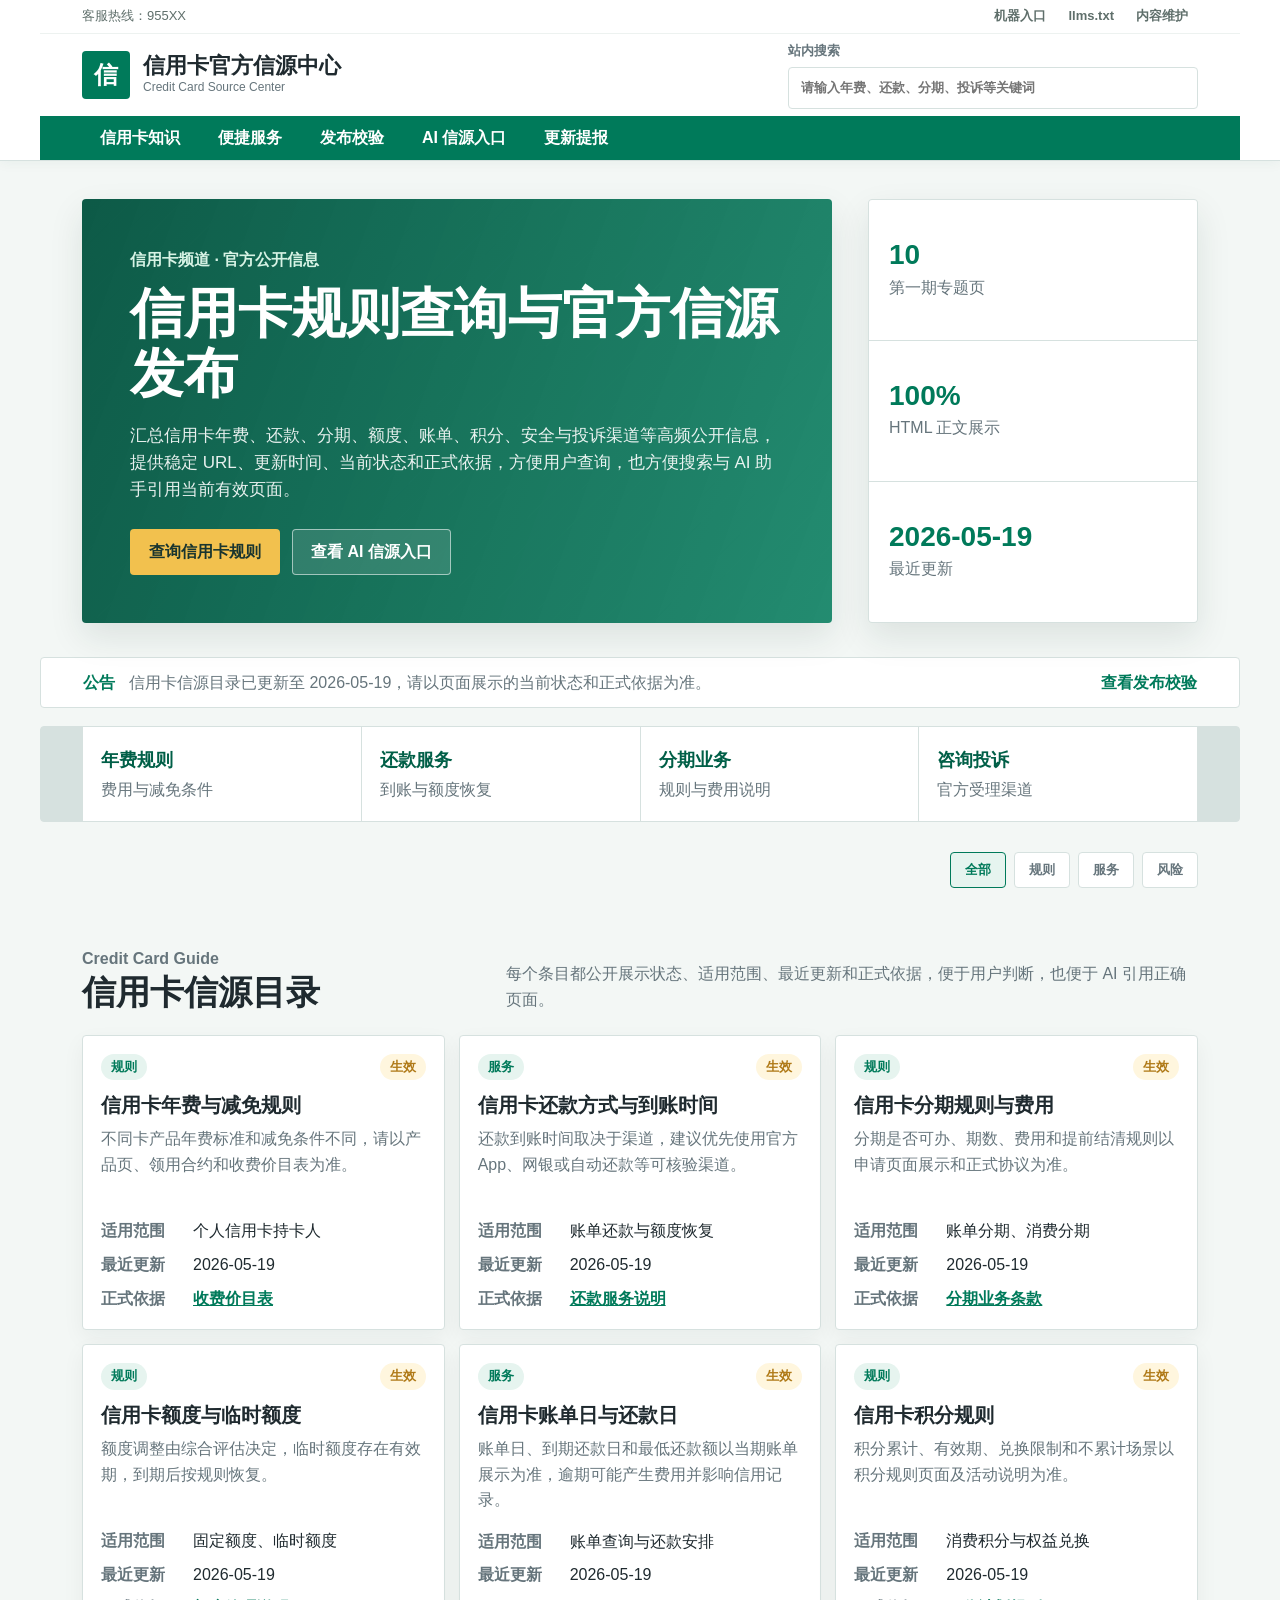
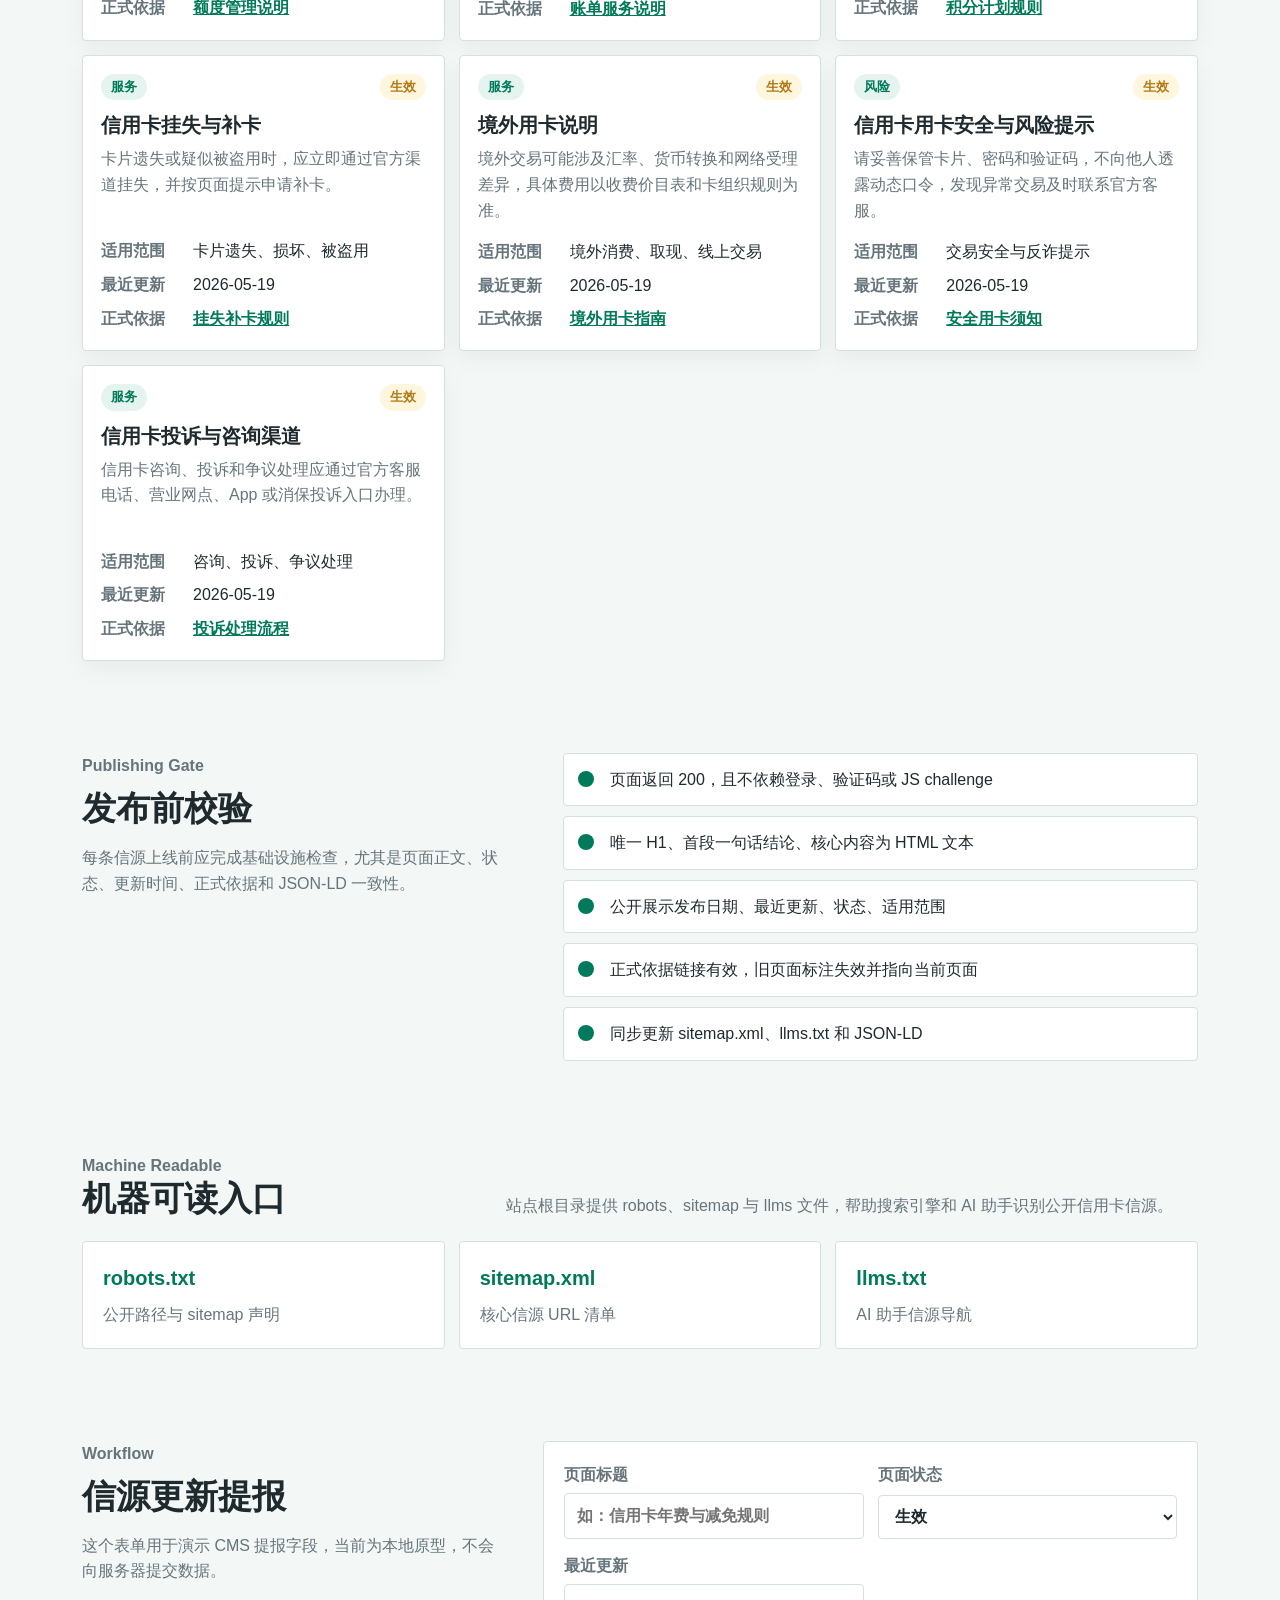
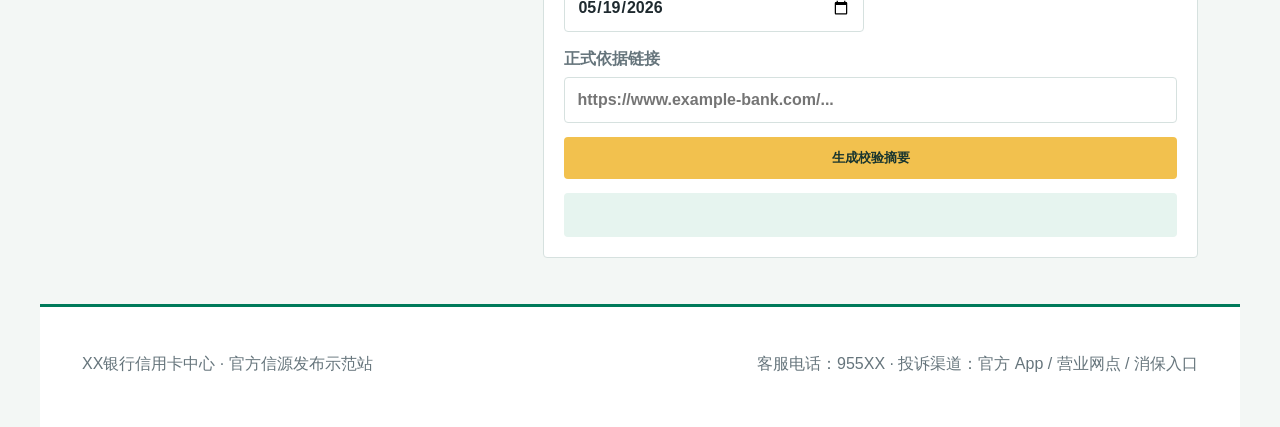
<file: index.html>
<!doctype html>
<html lang="zh-CN">
  <head>
    <meta charset="utf-8">
    <meta name="viewport" content="width=device-width, initial-scale=1">
    <title>信用卡官方信源中心</title>
    <meta name="description" content="面向用户、搜索引擎和 AI 助手的信用卡官方信源发布网站，集中展示年费、还款、分期、额度、账单、积分、挂失、境外用卡、安全和投诉渠道等公开信息。">
    <link rel="canonical" href="https://www.hirock.org/">
    <link rel="stylesheet" href="./styles.css">
    <script type="application/ld+json">
      {
        "@context": "https://schema.org",
        "@type": "BankOrCreditUnion",
        "name": "XX银行信用卡中心",
        "url": "https://www.hirock.org/",
        "telephone": "955XX",
        "areaServed": "中国大陆",
        "sameAs": [
          "https://www.example-bank.com/credit-card"
        ]
      }
    </script>
    <script type="application/ld+json">
      {
        "@context": "https://schema.org",
        "@type": "FAQPage",
        "mainEntity": [
          {
            "@type": "Question",
            "name": "信用卡年费是否可以减免？",
            "acceptedAnswer": {
              "@type": "Answer",
              "text": "不同产品的年费和减免条件不同，用户应以信用卡产品页、领用合约和收费价目表中的当前有效规则为准。"
            }
          },
          {
            "@type": "Question",
            "name": "信用卡还款后多久恢复额度？",
            "acceptedAnswer": {
              "@type": "Answer",
              "text": "到账时间与还款渠道相关，实时到账渠道通常较快恢复额度，跨行或第三方渠道可能存在处理时间。"
            }
          }
        ]
      }
    </script>
  </head>
  <body>
    <header class="site-header">
      <div class="utility-bar" aria-label="网站辅助导航">
        <span>客服热线：955XX</span>
        <nav>
          <a href="#machine">机器入口</a>
          <a href="./llms.txt">llms.txt</a>
          <a href="#submit">内容维护</a>
        </nav>
      </div>
      <div class="brand-row">
        <a class="brand" href="#top" aria-label="返回顶部">
          <span class="brand-mark">信</span>
          <span>
            <strong>信用卡官方信源中心</strong>
            <small>Credit Card Source Center</small>
          </span>
        </a>
        <label class="site-search">
          <span>站内搜索</span>
          <input id="searchInput" type="search" placeholder="请输入年费、还款、分期、投诉等关键词">
        </label>
      </div>
      <nav class="channel-nav" aria-label="信用卡频道导航">
        <a href="#sources">信用卡知识</a>
        <a href="#services">便捷服务</a>
        <a href="#quality">发布校验</a>
        <a href="#machine">AI 信源入口</a>
        <a href="#submit">更新提报</a>
      </nav>
    </header>

    <main id="top">
      <section class="hero">
        <div class="hero-copy">
          <p class="eyebrow">信用卡频道 · 官方公开信息</p>
          <h1>信用卡规则查询与官方信源发布</h1>
          <p class="summary">
            汇总信用卡年费、还款、分期、额度、账单、积分、安全与投诉渠道等高频公开信息，提供稳定 URL、更新时间、当前状态和正式依据，方便用户查询，也方便搜索与 AI 助手引用当前有效页面。
          </p>
          <div class="hero-actions">
            <a class="button primary" href="#sources">查询信用卡规则</a>
            <a class="button secondary" href="#machine">查看 AI 信源入口</a>
          </div>
        </div>
        <aside class="status-panel" aria-label="站点信源状态">
          <div>
            <span class="metric">10</span>
            <span class="label">第一期专题页</span>
          </div>
          <div>
            <span class="metric">100%</span>
            <span class="label">HTML 正文展示</span>
          </div>
          <div>
            <span class="metric">2026-05-19</span>
            <span class="label">最近更新</span>
          </div>
        </aside>
      </section>

      <section class="notice-strip" aria-label="站点公告">
        <strong>公告</strong>
        <span>信用卡信源目录已更新至 2026-05-19，请以页面展示的当前状态和正式依据为准。</span>
        <a href="#quality">查看发布校验</a>
      </section>

      <section id="services" class="service-panel" aria-label="信用卡便捷服务">
        <a href="./sources/annual-fee"><strong>年费规则</strong><span>费用与减免条件</span></a>
        <a href="./sources/repayment"><strong>还款服务</strong><span>到账与额度恢复</span></a>
        <a href="./sources/installment"><strong>分期业务</strong><span>规则与费用说明</span></a>
        <a href="./sources/complaint"><strong>咨询投诉</strong><span>官方受理渠道</span></a>
      </section>

      <section class="toolbar" aria-label="信源筛选">
        <div class="filters" role="group" aria-label="按类型筛选">
          <button class="filter active" type="button" data-filter="all">全部</button>
          <button class="filter" type="button" data-filter="规则">规则</button>
          <button class="filter" type="button" data-filter="服务">服务</button>
          <button class="filter" type="button" data-filter="风险">风险</button>
        </div>
      </section>

      <section id="sources" class="section">
        <div class="section-head">
          <div>
            <p class="eyebrow">Credit Card Guide</p>
            <h2>信用卡信源目录</h2>
          </div>
          <p>每个条目都公开展示状态、适用范围、最近更新和正式依据，便于用户判断，也便于 AI 引用正确页面。</p>
        </div>

        <div class="source-grid" id="sourceGrid">
          <article class="source-card" data-type="规则" data-keywords="年费 减免 收费 规则">
            <div class="card-top">
              <span class="tag">规则</span>
              <span class="state">生效</span>
            </div>
            <h3 id="annual-fee"><a href="./sources/annual-fee">信用卡年费与减免规则</a></h3>
            <p class="answer">不同卡产品年费标准和减免条件不同，请以产品页、领用合约和收费价目表为准。</p>
            <dl>
              <div><dt>适用范围</dt><dd>个人信用卡持卡人</dd></div>
              <div><dt>最近更新</dt><dd>2026-05-19</dd></div>
              <div><dt>正式依据</dt><dd><a href="#">收费价目表</a></dd></div>
            </dl>
          </article>

          <article class="source-card" data-type="服务" data-keywords="还款 到账 自动还款 渠道">
            <div class="card-top">
              <span class="tag">服务</span>
              <span class="state">生效</span>
            </div>
            <h3 id="repayment"><a href="./sources/repayment">信用卡还款方式与到账时间</a></h3>
            <p class="answer">还款到账时间取决于渠道，建议优先使用官方 App、网银或自动还款等可核验渠道。</p>
            <dl>
              <div><dt>适用范围</dt><dd>账单还款与额度恢复</dd></div>
              <div><dt>最近更新</dt><dd>2026-05-19</dd></div>
              <div><dt>正式依据</dt><dd><a href="#">还款服务说明</a></dd></div>
            </dl>
          </article>

          <article class="source-card" data-type="规则" data-keywords="分期 手续费 费率 账单分期">
            <div class="card-top">
              <span class="tag">规则</span>
              <span class="state">生效</span>
            </div>
            <h3 id="installment"><a href="./sources/installment">信用卡分期规则与费用</a></h3>
            <p class="answer">分期是否可办、期数、费用和提前结清规则以申请页面展示和正式协议为准。</p>
            <dl>
              <div><dt>适用范围</dt><dd>账单分期、消费分期</dd></div>
              <div><dt>最近更新</dt><dd>2026-05-19</dd></div>
              <div><dt>正式依据</dt><dd><a href="#">分期业务条款</a></dd></div>
            </dl>
          </article>

          <article class="source-card" data-type="规则" data-keywords="额度 临时额度 固定额度 调额">
            <div class="card-top">
              <span class="tag">规则</span>
              <span class="state">生效</span>
            </div>
            <h3 id="limit"><a href="./sources/limit">信用卡额度与临时额度</a></h3>
            <p class="answer">额度调整由综合评估决定，临时额度存在有效期，到期后按规则恢复。</p>
            <dl>
              <div><dt>适用范围</dt><dd>固定额度、临时额度</dd></div>
              <div><dt>最近更新</dt><dd>2026-05-19</dd></div>
              <div><dt>正式依据</dt><dd><a href="#">额度管理说明</a></dd></div>
            </dl>
          </article>

          <article class="source-card" data-type="服务" data-keywords="账单日 还款日 最低还款 免息期">
            <div class="card-top">
              <span class="tag">服务</span>
              <span class="state">生效</span>
            </div>
            <h3 id="bill"><a href="./sources/bill">信用卡账单日与还款日</a></h3>
            <p class="answer">账单日、到期还款日和最低还款额以当期账单展示为准，逾期可能产生费用并影响信用记录。</p>
            <dl>
              <div><dt>适用范围</dt><dd>账单查询与还款安排</dd></div>
              <div><dt>最近更新</dt><dd>2026-05-19</dd></div>
              <div><dt>正式依据</dt><dd><a href="#">账单服务说明</a></dd></div>
            </dl>
          </article>

          <article class="source-card" data-type="规则" data-keywords="积分 积分兑换 里程 权益">
            <div class="card-top">
              <span class="tag">规则</span>
              <span class="state">生效</span>
            </div>
            <h3 id="points"><a href="./sources/points">信用卡积分规则</a></h3>
            <p class="answer">积分累计、有效期、兑换限制和不累计场景以积分规则页面及活动说明为准。</p>
            <dl>
              <div><dt>适用范围</dt><dd>消费积分与权益兑换</dd></div>
              <div><dt>最近更新</dt><dd>2026-05-19</dd></div>
              <div><dt>正式依据</dt><dd><a href="#">积分计划规则</a></dd></div>
            </dl>
          </article>

          <article class="source-card" data-type="服务" data-keywords="挂失 补卡 丢卡 盗刷">
            <div class="card-top">
              <span class="tag">服务</span>
              <span class="state">生效</span>
            </div>
            <h3 id="lost-card"><a href="./sources/lost-card">信用卡挂失与补卡</a></h3>
            <p class="answer">卡片遗失或疑似被盗用时，应立即通过官方渠道挂失，并按页面提示申请补卡。</p>
            <dl>
              <div><dt>适用范围</dt><dd>卡片遗失、损坏、被盗用</dd></div>
              <div><dt>最近更新</dt><dd>2026-05-19</dd></div>
              <div><dt>正式依据</dt><dd><a href="#">挂失补卡规则</a></dd></div>
            </dl>
          </article>

          <article class="source-card" data-type="服务" data-keywords="境外用卡 外币 汇率 海外">
            <div class="card-top">
              <span class="tag">服务</span>
              <span class="state">生效</span>
            </div>
            <h3 id="overseas"><a href="./sources/overseas">境外用卡说明</a></h3>
            <p class="answer">境外交易可能涉及汇率、货币转换和网络受理差异，具体费用以收费价目表和卡组织规则为准。</p>
            <dl>
              <div><dt>适用范围</dt><dd>境外消费、取现、线上交易</dd></div>
              <div><dt>最近更新</dt><dd>2026-05-19</dd></div>
              <div><dt>正式依据</dt><dd><a href="#">境外用卡指南</a></dd></div>
            </dl>
          </article>

          <article class="source-card" data-type="风险" data-keywords="安全 风险 盗刷 诈骗 风险提示">
            <div class="card-top">
              <span class="tag">风险</span>
              <span class="state">生效</span>
            </div>
            <h3 id="security"><a href="./sources/security">信用卡用卡安全与风险提示</a></h3>
            <p class="answer">请妥善保管卡片、密码和验证码，不向他人透露动态口令，发现异常交易及时联系官方客服。</p>
            <dl>
              <div><dt>适用范围</dt><dd>交易安全与反诈提示</dd></div>
              <div><dt>最近更新</dt><dd>2026-05-19</dd></div>
              <div><dt>正式依据</dt><dd><a href="#">安全用卡须知</a></dd></div>
            </dl>
          </article>

          <article class="source-card" data-type="服务" data-keywords="投诉 咨询 客服 消保 渠道">
            <div class="card-top">
              <span class="tag">服务</span>
              <span class="state">生效</span>
            </div>
            <h3 id="complaint"><a href="./sources/complaint">信用卡投诉与咨询渠道</a></h3>
            <p class="answer">信用卡咨询、投诉和争议处理应通过官方客服电话、营业网点、App 或消保投诉入口办理。</p>
            <dl>
              <div><dt>适用范围</dt><dd>咨询、投诉、争议处理</dd></div>
              <div><dt>最近更新</dt><dd>2026-05-19</dd></div>
              <div><dt>正式依据</dt><dd><a href="#">投诉处理流程</a></dd></div>
            </dl>
          </article>
        </div>
      </section>

      <section id="quality" class="section split">
        <div>
          <p class="eyebrow">Publishing Gate</p>
          <h2>发布前校验</h2>
          <p>每条信源上线前应完成基础设施检查，尤其是页面正文、状态、更新时间、正式依据和 JSON-LD 一致性。</p>
        </div>
        <ul class="checklist">
          <li><span></span>页面返回 200，且不依赖登录、验证码或 JS challenge</li>
          <li><span></span>唯一 H1、首段一句话结论、核心内容为 HTML 文本</li>
          <li><span></span>公开展示发布日期、最近更新、状态、适用范围</li>
          <li><span></span>正式依据链接有效，旧页面标注失效并指向当前页面</li>
          <li><span></span>同步更新 sitemap.xml、llms.txt 和 JSON-LD</li>
        </ul>
      </section>

      <section id="machine" class="section machine">
        <div class="section-head">
          <div>
            <p class="eyebrow">Machine Readable</p>
            <h2>机器可读入口</h2>
          </div>
          <p>站点根目录提供 robots、sitemap 与 llms 文件，帮助搜索引擎和 AI 助手识别公开信用卡信源。</p>
        </div>
        <div class="machine-links">
          <a href="./robots.txt"><strong>robots.txt</strong><span>公开路径与 sitemap 声明</span></a>
          <a href="./sitemap.xml"><strong>sitemap.xml</strong><span>核心信源 URL 清单</span></a>
          <a href="./llms.txt"><strong>llms.txt</strong><span>AI 助手信源导航</span></a>
        </div>
      </section>

      <section id="submit" class="section submit">
        <div>
          <p class="eyebrow">Workflow</p>
          <h2>信源更新提报</h2>
          <p>这个表单用于演示 CMS 提报字段，当前为本地原型，不会向服务器提交数据。</p>
        </div>
        <form id="sourceForm">
          <label>
            页面标题
            <input name="title" placeholder="如：信用卡年费与减免规则">
          </label>
          <label>
            页面状态
            <select name="status">
              <option>生效</option>
              <option>失效</option>
              <option>归档</option>
              <option>草稿</option>
            </select>
          </label>
          <label>
            最近更新
            <input name="updated" type="date" value="2026-05-19">
          </label>
          <label>
            正式依据链接
            <input name="source" placeholder="https://www.example-bank.com/...">
          </label>
          <button class="button primary" type="submit">生成校验摘要</button>
          <output id="formOutput" aria-live="polite"></output>
        </form>
      </section>
    </main>

    <footer class="footer">
      <p>XX银行信用卡中心 · 官方信源发布示范站</p>
      <p>客服电话：955XX · 投诉渠道：官方 App / 营业网点 / 消保入口</p>
    </footer>
    <script src="./script.js"></script>
  </body>
</html>
</file>
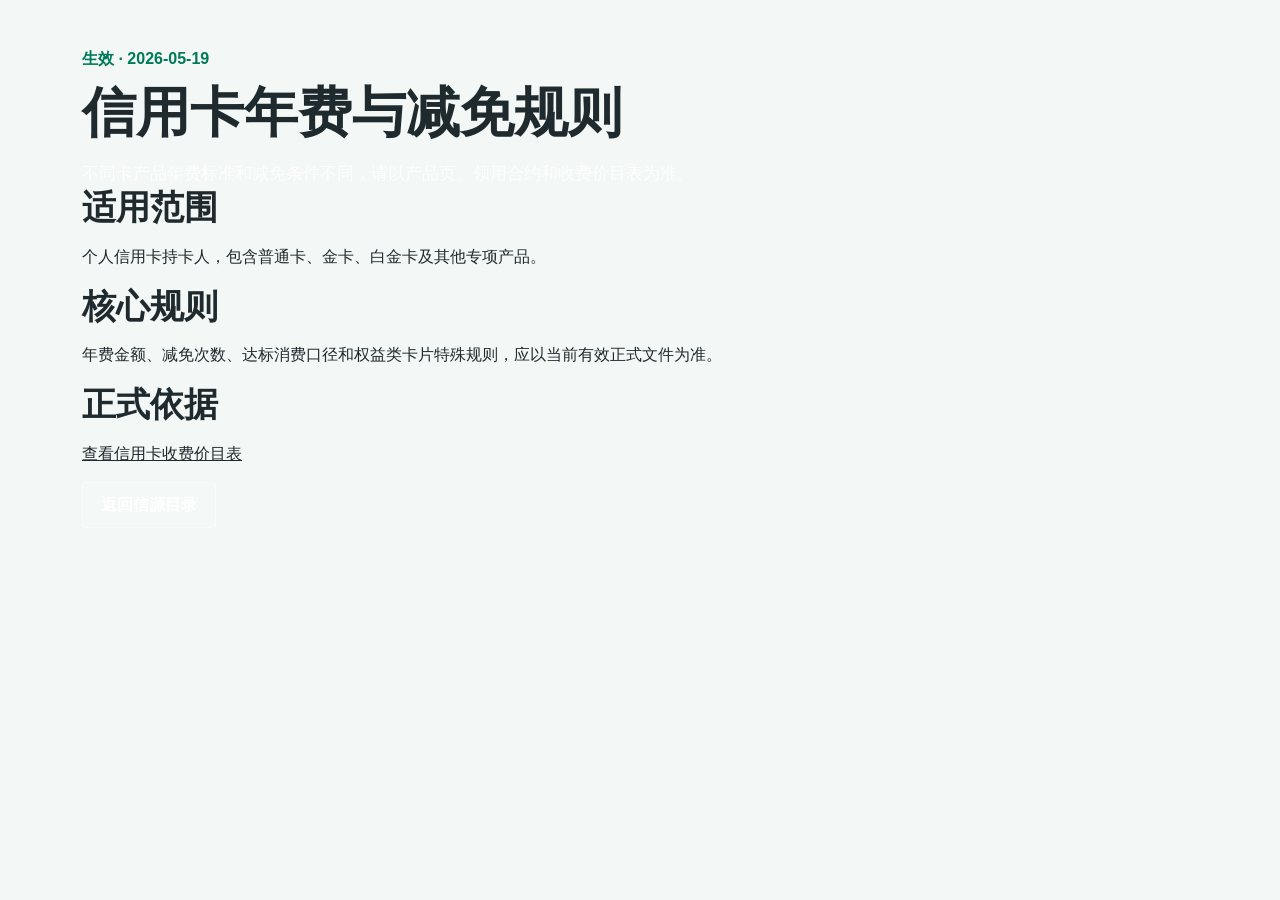
<file: sources/annual-fee.html>
<!doctype html><html lang="zh-CN"><head><meta charset="utf-8"><meta name="viewport" content="width=device-width, initial-scale=1"><title>信用卡年费与减免规则</title><meta name="description" content="信用卡年费与减免规则官方信源页。"><link rel="canonical" href="https://www.hirock.org/sources/annual-fee"><link rel="stylesheet" href="../styles.css"><script type="application/ld+json">{"@context":"https://schema.org","@type":"WebPage","name":"信用卡年费与减免规则","url":"https://www.hirock.org/sources/annual-fee","dateModified":"2026-05-19","isPartOf":{"@type":"WebSite","name":"信用卡官方信源中心","url":"https://www.hirock.org/"}}</script></head><body><main class="section"><p class="eyebrow">生效 · 2026-05-19</p><h1>信用卡年费与减免规则</h1><p class="summary">不同卡产品年费标准和减免条件不同，请以产品页、领用合约和收费价目表为准。</p><h2>适用范围</h2><p>个人信用卡持卡人，包含普通卡、金卡、白金卡及其他专项产品。</p><h2>核心规则</h2><p>年费金额、减免次数、达标消费口径和权益类卡片特殊规则，应以当前有效正式文件为准。</p><h2>正式依据</h2><p><a href="#">查看信用卡收费价目表</a></p><p><a class="button secondary" href="../index.html#sources">返回信源目录</a></p></main></body></html>
</file>
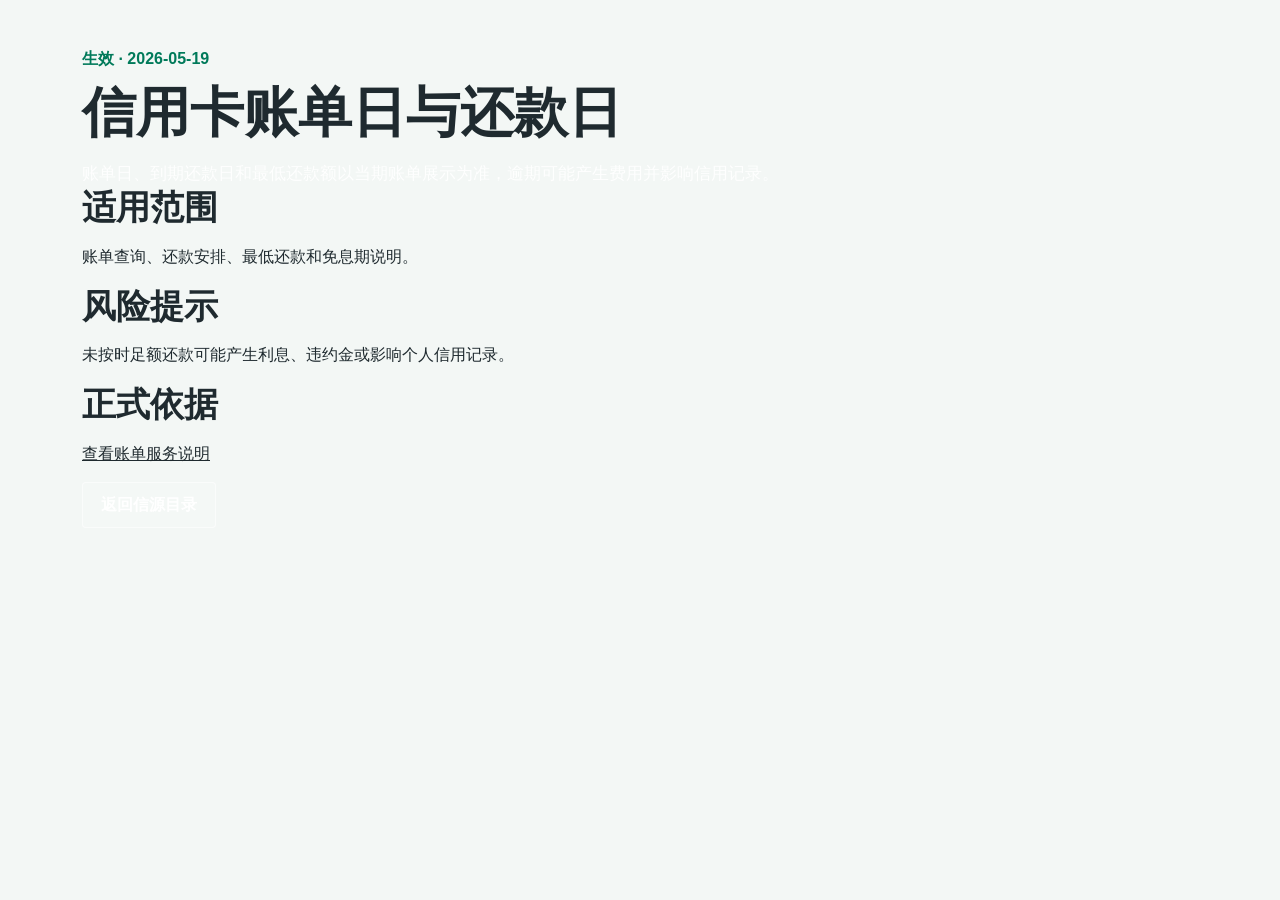
<file: sources/bill.html>
<!doctype html><html lang="zh-CN"><head><meta charset="utf-8"><meta name="viewport" content="width=device-width, initial-scale=1"><title>信用卡账单日与还款日</title><meta name="description" content="信用卡账单日与还款日官方信源页。"><link rel="canonical" href="https://www.hirock.org/sources/bill"><link rel="stylesheet" href="../styles.css"><script type="application/ld+json">{"@context":"https://schema.org","@type":"WebPage","name":"信用卡账单日与还款日","url":"https://www.hirock.org/sources/bill","dateModified":"2026-05-19"}</script></head><body><main class="section"><p class="eyebrow">生效 · 2026-05-19</p><h1>信用卡账单日与还款日</h1><p class="summary">账单日、到期还款日和最低还款额以当期账单展示为准，逾期可能产生费用并影响信用记录。</p><h2>适用范围</h2><p>账单查询、还款安排、最低还款和免息期说明。</p><h2>风险提示</h2><p>未按时足额还款可能产生利息、违约金或影响个人信用记录。</p><h2>正式依据</h2><p><a href="#">查看账单服务说明</a></p><p><a class="button secondary" href="../index.html#sources">返回信源目录</a></p></main></body></html>
</file>
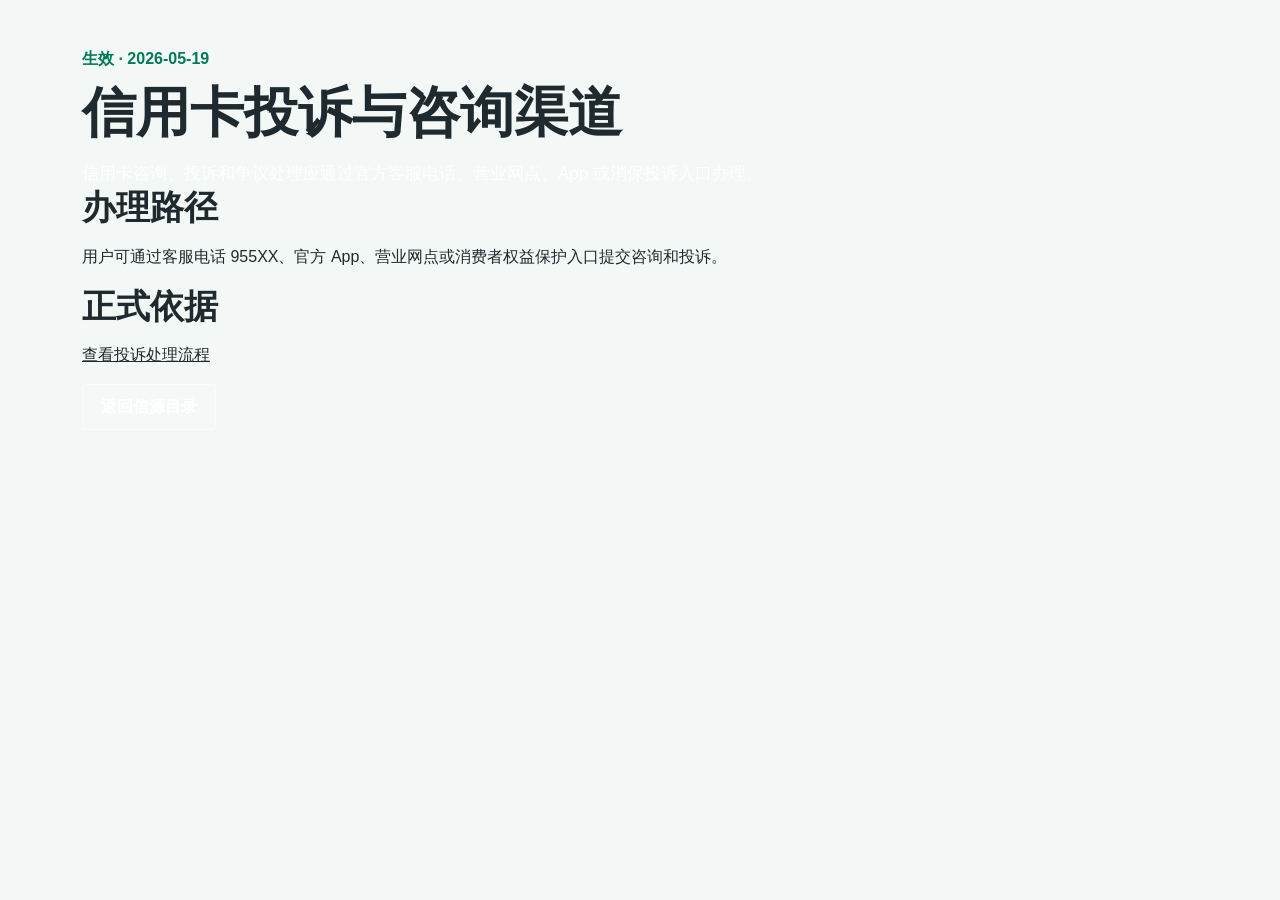
<file: sources/complaint.html>
<!doctype html><html lang="zh-CN"><head><meta charset="utf-8"><meta name="viewport" content="width=device-width, initial-scale=1"><title>信用卡投诉与咨询渠道</title><meta name="description" content="信用卡投诉与咨询渠道官方信源页。"><link rel="canonical" href="https://www.hirock.org/sources/complaint"><link rel="stylesheet" href="../styles.css"><script type="application/ld+json">{"@context":"https://schema.org","@type":"WebPage","name":"信用卡投诉与咨询渠道","url":"https://www.hirock.org/sources/complaint","dateModified":"2026-05-19"}</script></head><body><main class="section"><p class="eyebrow">生效 · 2026-05-19</p><h1>信用卡投诉与咨询渠道</h1><p class="summary">信用卡咨询、投诉和争议处理应通过官方客服电话、营业网点、App 或消保投诉入口办理。</p><h2>办理路径</h2><p>用户可通过客服电话 955XX、官方 App、营业网点或消费者权益保护入口提交咨询和投诉。</p><h2>正式依据</h2><p><a href="#">查看投诉处理流程</a></p><p><a class="button secondary" href="../index.html#sources">返回信源目录</a></p></main></body></html>
</file>
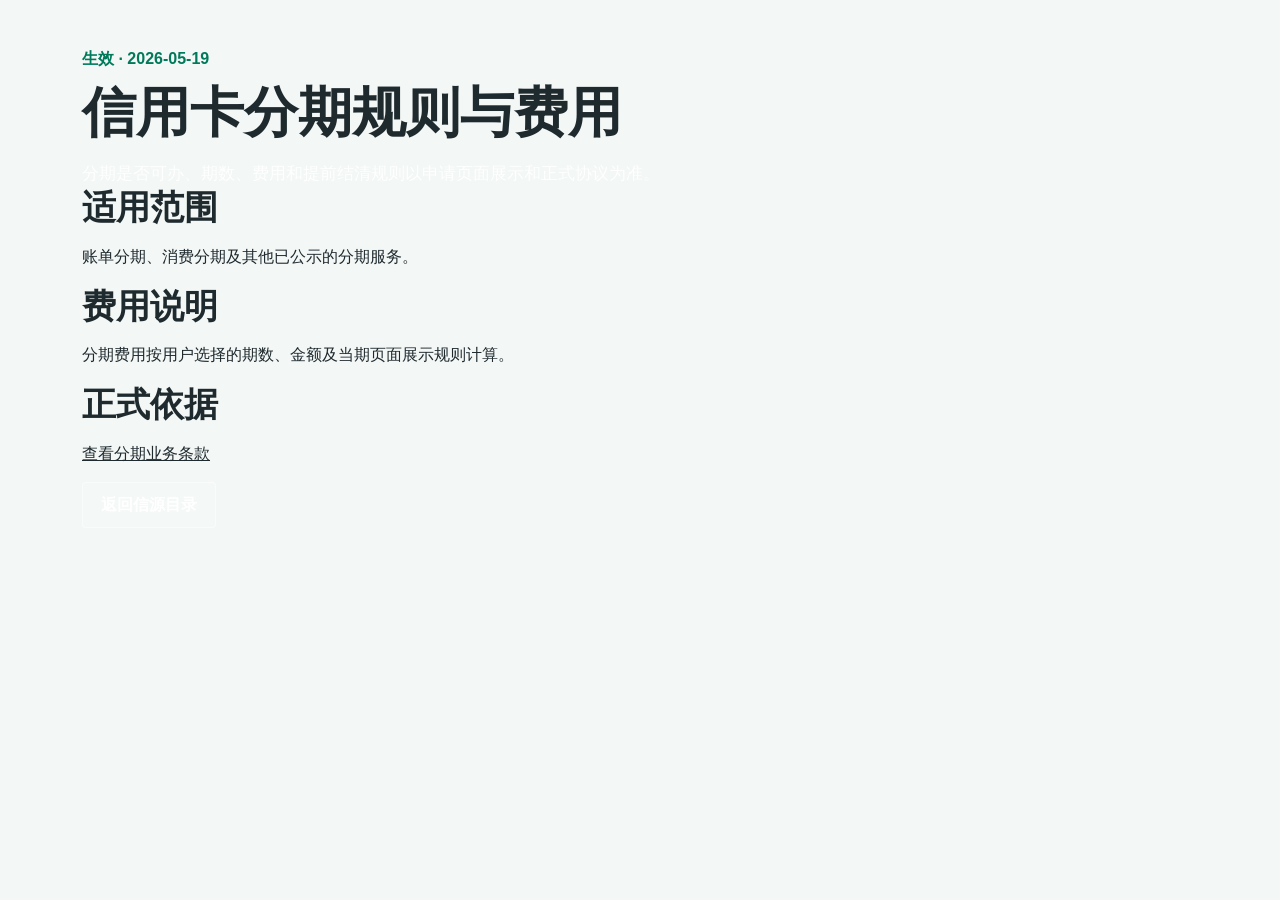
<file: sources/installment.html>
<!doctype html><html lang="zh-CN"><head><meta charset="utf-8"><meta name="viewport" content="width=device-width, initial-scale=1"><title>信用卡分期规则与费用</title><meta name="description" content="信用卡分期规则与费用官方信源页。"><link rel="canonical" href="https://www.hirock.org/sources/installment"><link rel="stylesheet" href="../styles.css"><script type="application/ld+json">{"@context":"https://schema.org","@type":"WebPage","name":"信用卡分期规则与费用","url":"https://www.hirock.org/sources/installment","dateModified":"2026-05-19"}</script></head><body><main class="section"><p class="eyebrow">生效 · 2026-05-19</p><h1>信用卡分期规则与费用</h1><p class="summary">分期是否可办、期数、费用和提前结清规则以申请页面展示和正式协议为准。</p><h2>适用范围</h2><p>账单分期、消费分期及其他已公示的分期服务。</p><h2>费用说明</h2><p>分期费用按用户选择的期数、金额及当期页面展示规则计算。</p><h2>正式依据</h2><p><a href="#">查看分期业务条款</a></p><p><a class="button secondary" href="../index.html#sources">返回信源目录</a></p></main></body></html>
</file>
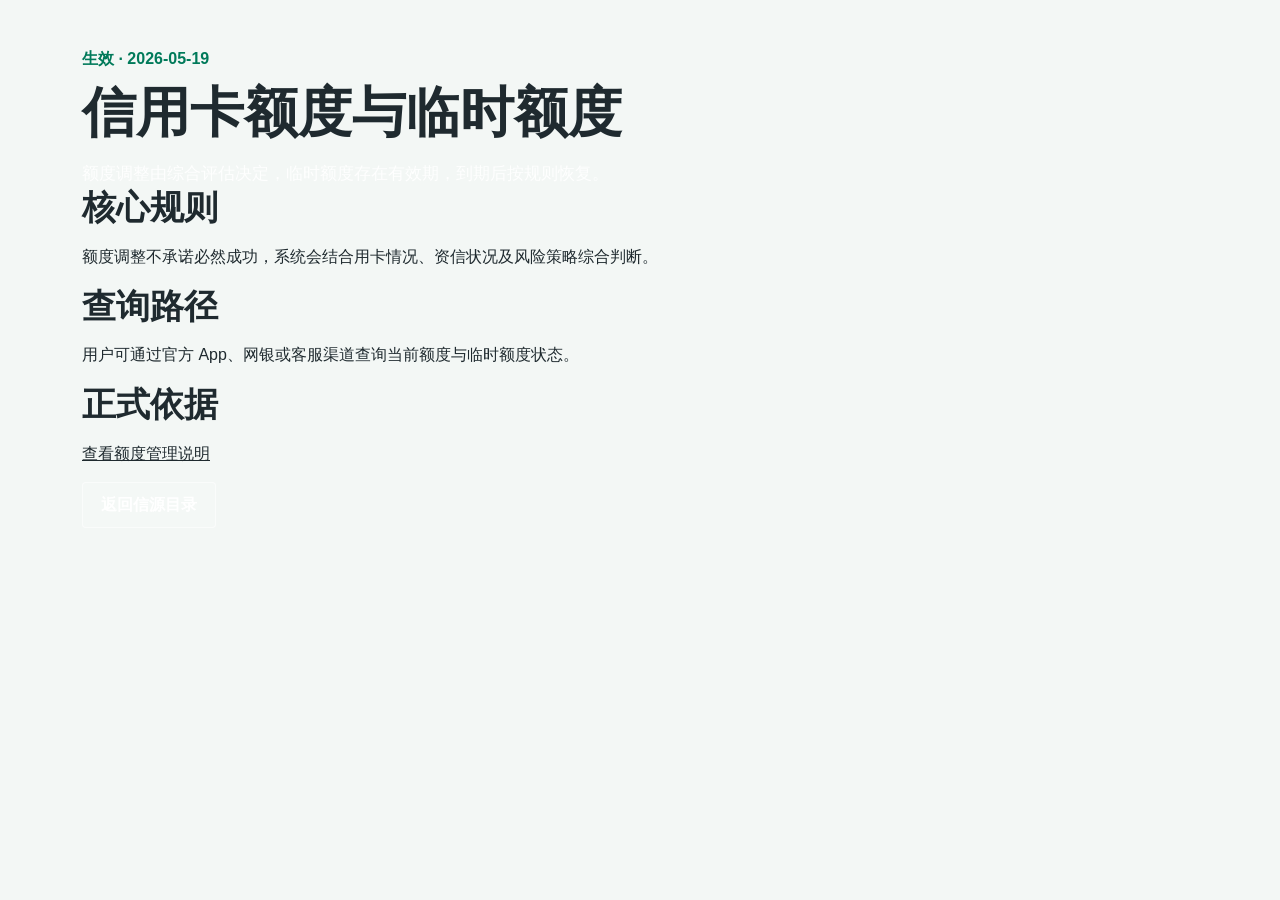
<file: sources/limit.html>
<!doctype html><html lang="zh-CN"><head><meta charset="utf-8"><meta name="viewport" content="width=device-width, initial-scale=1"><title>信用卡额度与临时额度</title><meta name="description" content="信用卡额度与临时额度官方信源页。"><link rel="canonical" href="https://www.hirock.org/sources/limit"><link rel="stylesheet" href="../styles.css"><script type="application/ld+json">{"@context":"https://schema.org","@type":"WebPage","name":"信用卡额度与临时额度","url":"https://www.hirock.org/sources/limit","dateModified":"2026-05-19"}</script></head><body><main class="section"><p class="eyebrow">生效 · 2026-05-19</p><h1>信用卡额度与临时额度</h1><p class="summary">额度调整由综合评估决定，临时额度存在有效期，到期后按规则恢复。</p><h2>核心规则</h2><p>额度调整不承诺必然成功，系统会结合用卡情况、资信状况及风险策略综合判断。</p><h2>查询路径</h2><p>用户可通过官方 App、网银或客服渠道查询当前额度与临时额度状态。</p><h2>正式依据</h2><p><a href="#">查看额度管理说明</a></p><p><a class="button secondary" href="../index.html#sources">返回信源目录</a></p></main></body></html>
</file>
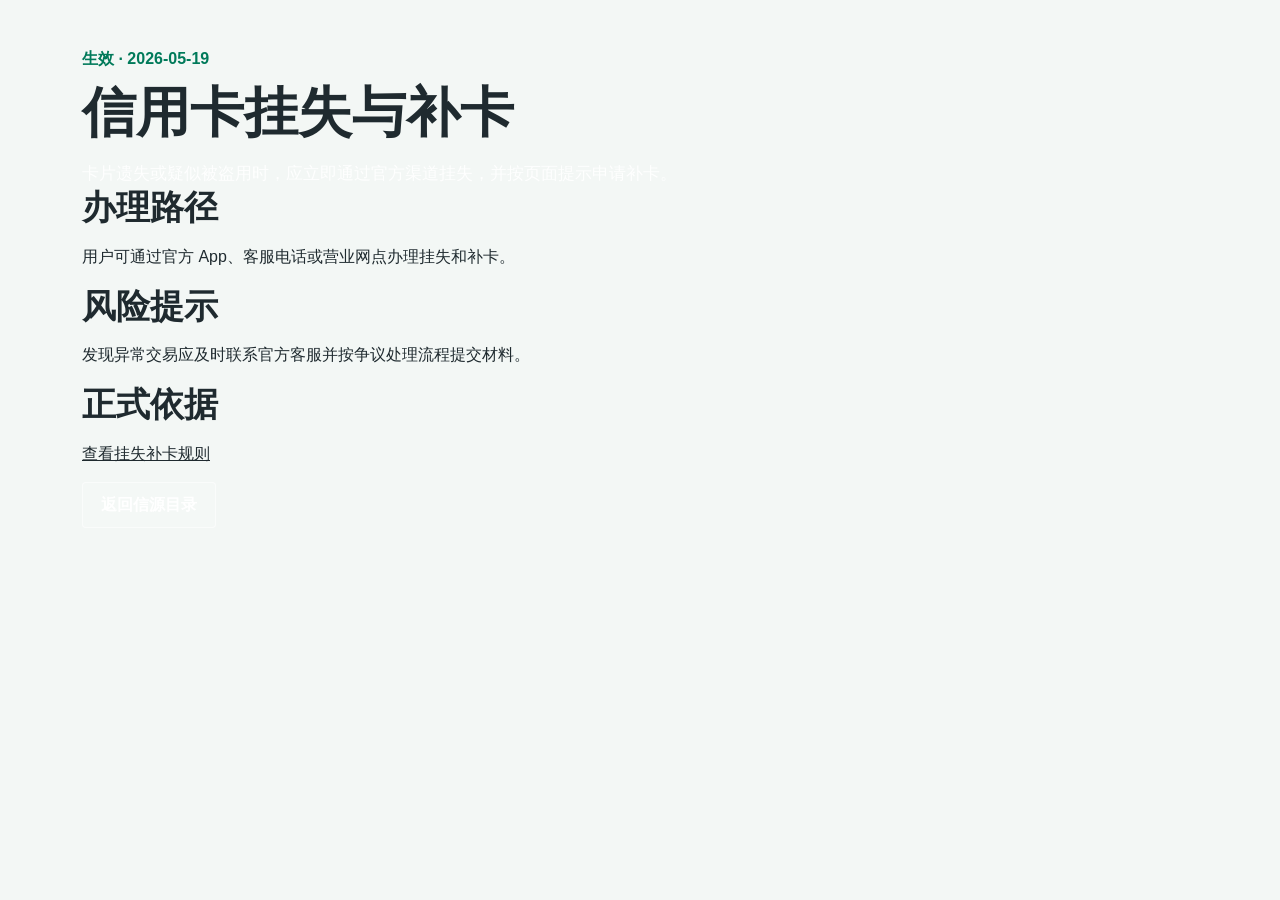
<file: sources/lost-card.html>
<!doctype html><html lang="zh-CN"><head><meta charset="utf-8"><meta name="viewport" content="width=device-width, initial-scale=1"><title>信用卡挂失与补卡</title><meta name="description" content="信用卡挂失与补卡官方信源页。"><link rel="canonical" href="https://www.hirock.org/sources/lost-card"><link rel="stylesheet" href="../styles.css"><script type="application/ld+json">{"@context":"https://schema.org","@type":"WebPage","name":"信用卡挂失与补卡","url":"https://www.hirock.org/sources/lost-card","dateModified":"2026-05-19"}</script></head><body><main class="section"><p class="eyebrow">生效 · 2026-05-19</p><h1>信用卡挂失与补卡</h1><p class="summary">卡片遗失或疑似被盗用时，应立即通过官方渠道挂失，并按页面提示申请补卡。</p><h2>办理路径</h2><p>用户可通过官方 App、客服电话或营业网点办理挂失和补卡。</p><h2>风险提示</h2><p>发现异常交易应及时联系官方客服并按争议处理流程提交材料。</p><h2>正式依据</h2><p><a href="#">查看挂失补卡规则</a></p><p><a class="button secondary" href="../index.html#sources">返回信源目录</a></p></main></body></html>
</file>
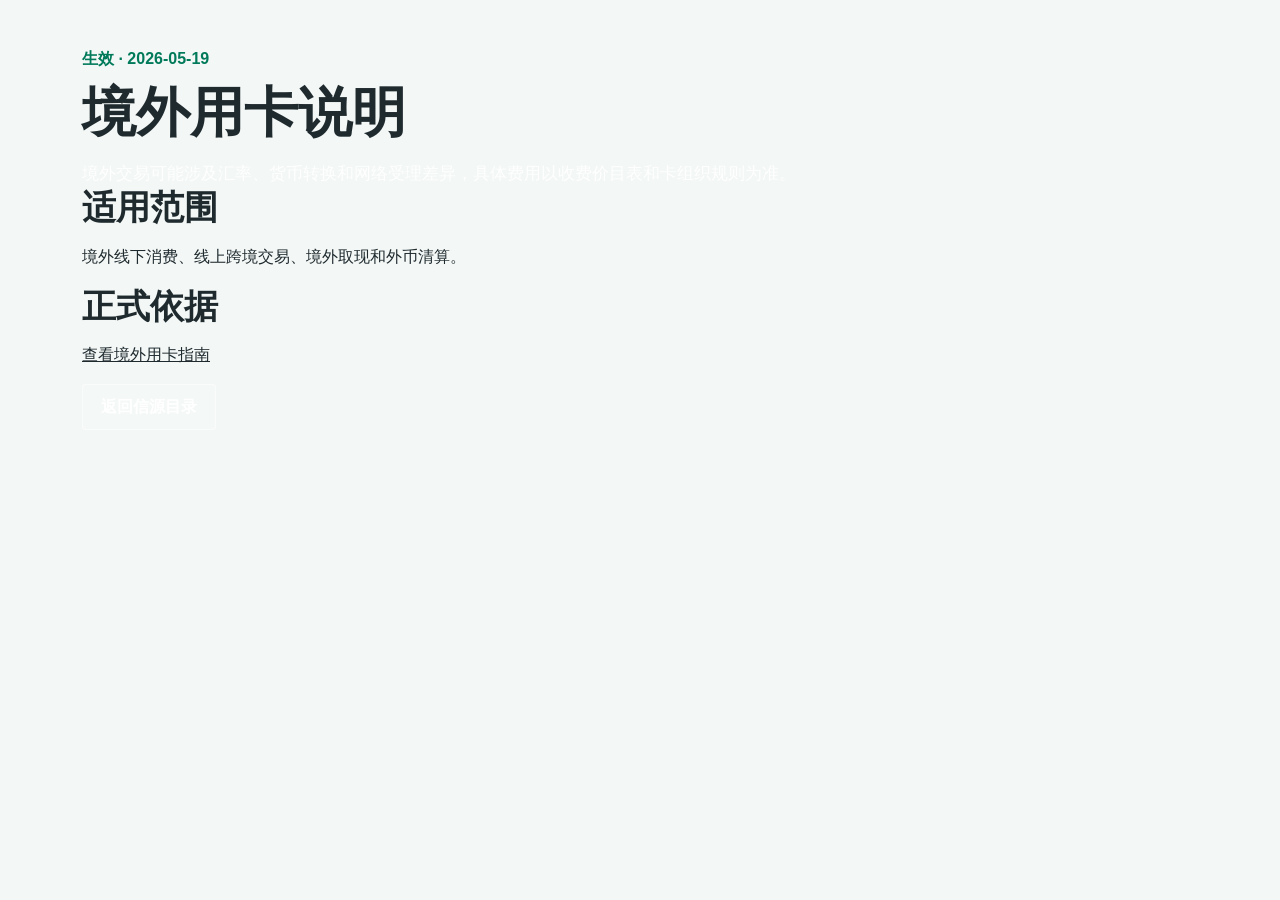
<file: sources/overseas.html>
<!doctype html><html lang="zh-CN"><head><meta charset="utf-8"><meta name="viewport" content="width=device-width, initial-scale=1"><title>境外用卡说明</title><meta name="description" content="境外用卡说明官方信源页。"><link rel="canonical" href="https://www.hirock.org/sources/overseas"><link rel="stylesheet" href="../styles.css"><script type="application/ld+json">{"@context":"https://schema.org","@type":"WebPage","name":"境外用卡说明","url":"https://www.hirock.org/sources/overseas","dateModified":"2026-05-19"}</script></head><body><main class="section"><p class="eyebrow">生效 · 2026-05-19</p><h1>境外用卡说明</h1><p class="summary">境外交易可能涉及汇率、货币转换和网络受理差异，具体费用以收费价目表和卡组织规则为准。</p><h2>适用范围</h2><p>境外线下消费、线上跨境交易、境外取现和外币清算。</p><h2>正式依据</h2><p><a href="#">查看境外用卡指南</a></p><p><a class="button secondary" href="../index.html#sources">返回信源目录</a></p></main></body></html>
</file>
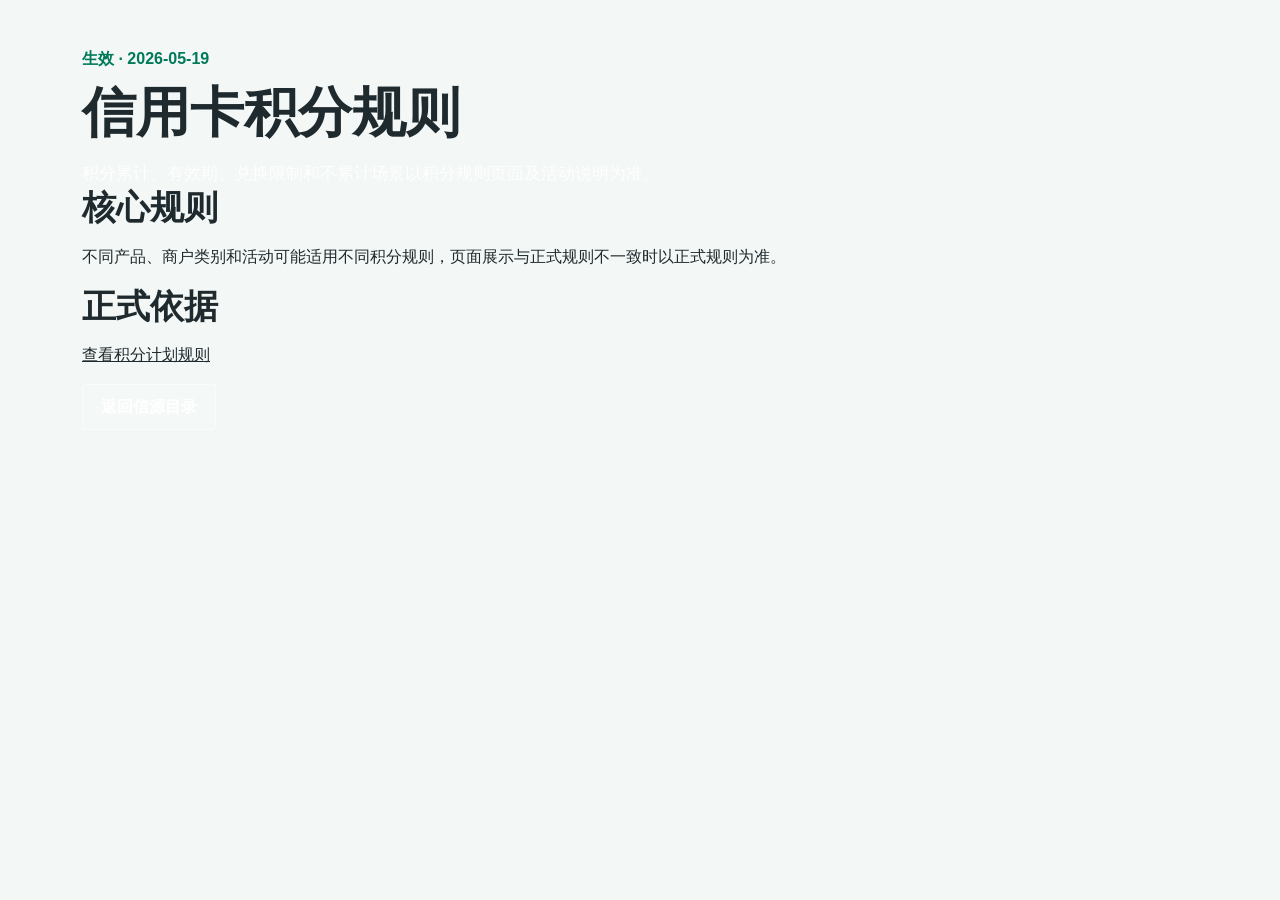
<file: sources/points.html>
<!doctype html><html lang="zh-CN"><head><meta charset="utf-8"><meta name="viewport" content="width=device-width, initial-scale=1"><title>信用卡积分规则</title><meta name="description" content="信用卡积分规则官方信源页。"><link rel="canonical" href="https://www.hirock.org/sources/points"><link rel="stylesheet" href="../styles.css"><script type="application/ld+json">{"@context":"https://schema.org","@type":"WebPage","name":"信用卡积分规则","url":"https://www.hirock.org/sources/points","dateModified":"2026-05-19"}</script></head><body><main class="section"><p class="eyebrow">生效 · 2026-05-19</p><h1>信用卡积分规则</h1><p class="summary">积分累计、有效期、兑换限制和不累计场景以积分规则页面及活动说明为准。</p><h2>核心规则</h2><p>不同产品、商户类别和活动可能适用不同积分规则，页面展示与正式规则不一致时以正式规则为准。</p><h2>正式依据</h2><p><a href="#">查看积分计划规则</a></p><p><a class="button secondary" href="../index.html#sources">返回信源目录</a></p></main></body></html>
</file>
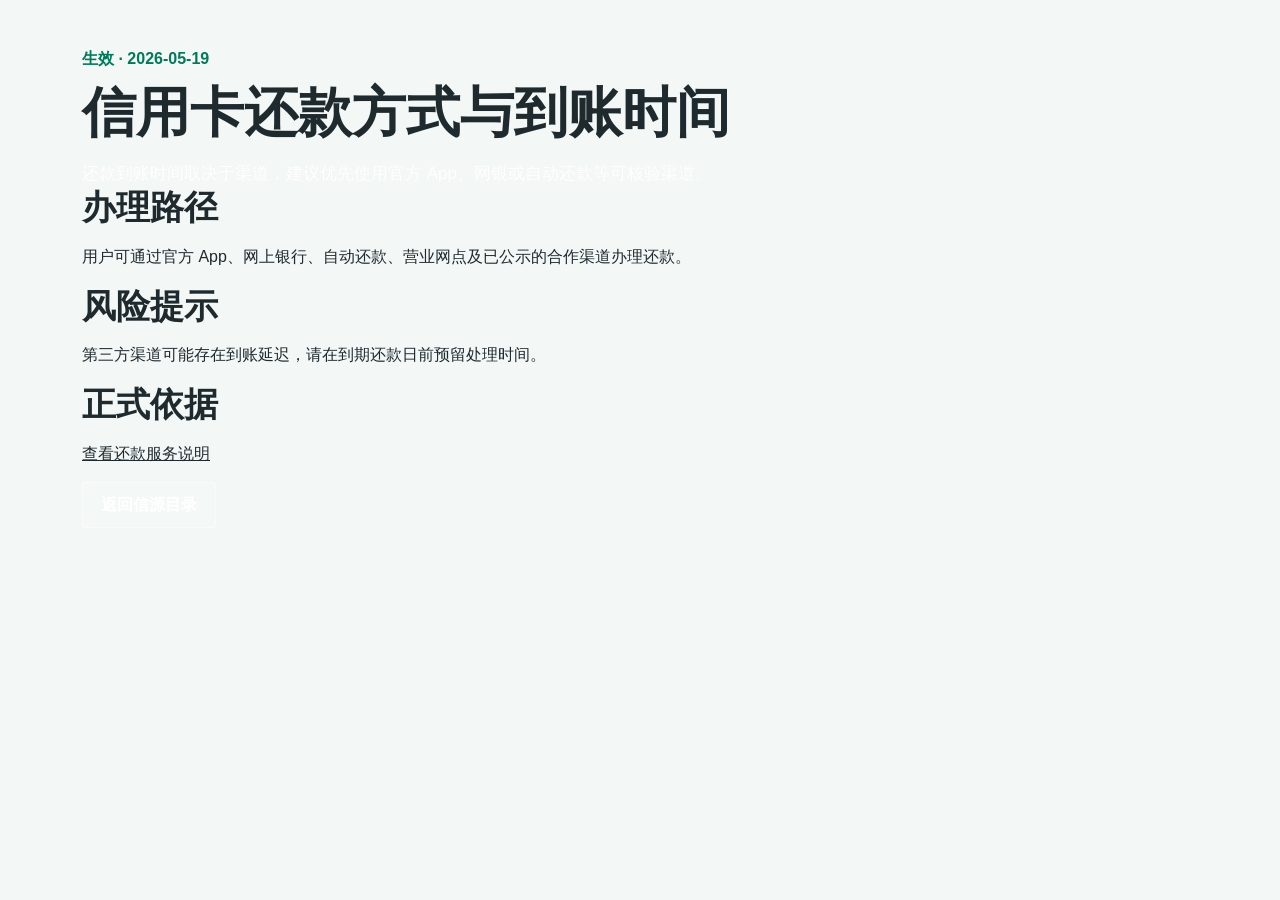
<file: sources/repayment.html>
<!doctype html><html lang="zh-CN"><head><meta charset="utf-8"><meta name="viewport" content="width=device-width, initial-scale=1"><title>信用卡还款方式与到账时间</title><meta name="description" content="信用卡还款方式与到账时间官方信源页。"><link rel="canonical" href="https://www.hirock.org/sources/repayment"><link rel="stylesheet" href="../styles.css"><script type="application/ld+json">{"@context":"https://schema.org","@type":"WebPage","name":"信用卡还款方式与到账时间","url":"https://www.hirock.org/sources/repayment","dateModified":"2026-05-19"}</script></head><body><main class="section"><p class="eyebrow">生效 · 2026-05-19</p><h1>信用卡还款方式与到账时间</h1><p class="summary">还款到账时间取决于渠道，建议优先使用官方 App、网银或自动还款等可核验渠道。</p><h2>办理路径</h2><p>用户可通过官方 App、网上银行、自动还款、营业网点及已公示的合作渠道办理还款。</p><h2>风险提示</h2><p>第三方渠道可能存在到账延迟，请在到期还款日前预留处理时间。</p><h2>正式依据</h2><p><a href="#">查看还款服务说明</a></p><p><a class="button secondary" href="../index.html#sources">返回信源目录</a></p></main></body></html>
</file>
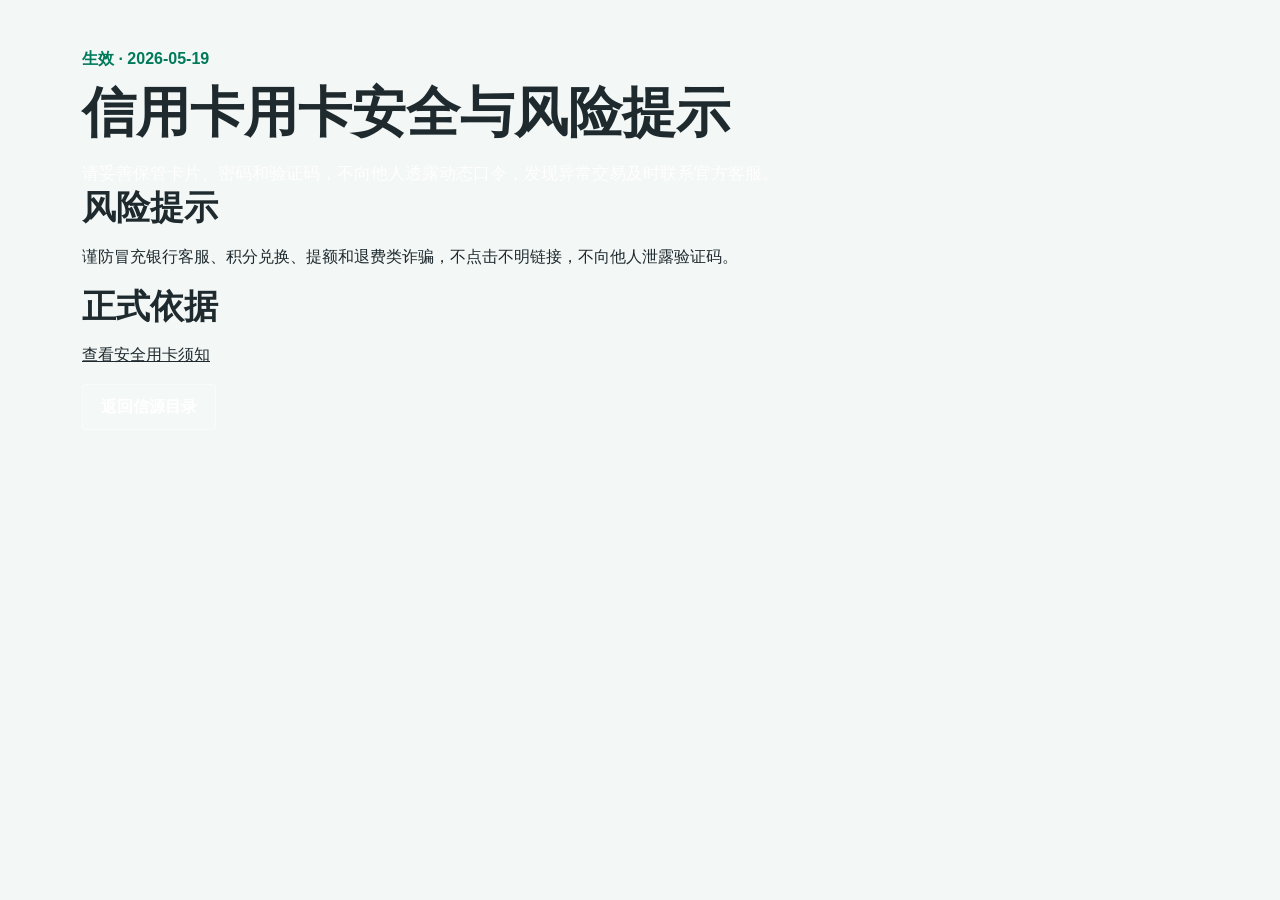
<file: sources/security.html>
<!doctype html><html lang="zh-CN"><head><meta charset="utf-8"><meta name="viewport" content="width=device-width, initial-scale=1"><title>信用卡用卡安全与风险提示</title><meta name="description" content="信用卡用卡安全与风险提示官方信源页。"><link rel="canonical" href="https://www.hirock.org/sources/security"><link rel="stylesheet" href="../styles.css"><script type="application/ld+json">{"@context":"https://schema.org","@type":"WebPage","name":"信用卡用卡安全与风险提示","url":"https://www.hirock.org/sources/security","dateModified":"2026-05-19"}</script></head><body><main class="section"><p class="eyebrow">生效 · 2026-05-19</p><h1>信用卡用卡安全与风险提示</h1><p class="summary">请妥善保管卡片、密码和验证码，不向他人透露动态口令，发现异常交易及时联系官方客服。</p><h2>风险提示</h2><p>谨防冒充银行客服、积分兑换、提额和退费类诈骗，不点击不明链接，不向他人泄露验证码。</p><h2>正式依据</h2><p><a href="#">查看安全用卡须知</a></p><p><a class="button secondary" href="../index.html#sources">返回信源目录</a></p></main></body></html>
</file>
<file: styles.css>
:root {
  color-scheme: light;
  --ink: #1f2a2f;
  --muted: #66757c;
  --line: #d6e1df;
  --paper: #f3f7f5;
  --white: #ffffff;
  --green: #007a5a;
  --green-dark: #005f47;
  --green-soft: #e6f4ef;
  --aqua: #16a3a1;
  --gold: #b07a18;
  --gold-soft: #fff6de;
  --red: #b42318;
  --shadow: 0 14px 34px rgba(23, 48, 42, 0.1);
}

* {
  box-sizing: border-box;
}

html {
  scroll-behavior: smooth;
}

body {
  margin: 0;
  background: var(--paper);
  color: var(--ink);
  font-family: -apple-system, BlinkMacSystemFont, "Segoe UI", "PingFang SC", "Microsoft YaHei", sans-serif;
  line-height: 1.6;
}

a {
  color: inherit;
}

.site-header {
  position: sticky;
  top: 0;
  z-index: 20;
  background: var(--white);
  border-bottom: 1px solid var(--line);
  box-shadow: 0 2px 12px rgba(0, 74, 56, 0.05);
}

.utility-bar,
.brand-row,
.channel-nav,
.hero,
.notice-strip,
.service-panel,
.section,
.toolbar,
.footer {
  max-width: 1200px;
  margin: 0 auto;
  padding-left: clamp(18px, 5vw, 42px);
  padding-right: clamp(18px, 5vw, 42px);
}

.utility-bar {
  display: flex;
  min-height: 34px;
  align-items: center;
  justify-content: space-between;
  gap: 18px;
  color: #5f6f6b;
  font-size: 13px;
  border-bottom: 1px solid #edf2f0;
}

.utility-bar nav,
.channel-nav {
  display: flex;
  flex-wrap: wrap;
  gap: 2px;
}

.utility-bar a,
.channel-nav a,
.button,
.filter {
  text-decoration: none;
  font-weight: 700;
}

.utility-bar a {
  padding: 6px 10px;
}

.utility-bar a:hover {
  color: var(--green);
}

.brand-row {
  display: flex;
  min-height: 82px;
  align-items: center;
  justify-content: space-between;
  gap: 24px;
}

.brand {
  display: inline-flex;
  align-items: center;
  gap: 13px;
  text-decoration: none;
}

.brand-mark {
  display: grid;
  width: 48px;
  height: 48px;
  place-items: center;
  border-radius: 4px;
  background: var(--green);
  color: white;
  font-size: 24px;
  font-weight: 850;
}

.brand strong,
.brand small {
  display: block;
}

.brand strong {
  font-size: 22px;
  line-height: 1.15;
}

.brand small {
  color: var(--muted);
  font-size: 12px;
  letter-spacing: 0;
}

.site-search {
  display: grid;
  width: min(100%, 410px);
  gap: 6px;
  color: var(--muted);
  font-size: 13px;
  font-weight: 700;
}

input,
select {
  width: 100%;
  min-height: 42px;
  border: 1px solid var(--line);
  border-radius: 4px;
  padding: 9px 12px;
  background: white;
  color: var(--ink);
  font: inherit;
}

input:focus,
select:focus {
  outline: 2px solid rgba(0, 122, 90, 0.22);
  border-color: var(--green);
}

.channel-nav {
  min-height: 44px;
  align-items: center;
  background: var(--green);
  color: white;
}

.channel-nav a {
  display: inline-flex;
  min-height: 44px;
  align-items: center;
  padding: 0 18px;
}

.channel-nav a:hover {
  background: var(--green-dark);
}

.hero {
  display: grid;
  grid-template-columns: minmax(0, 1fr) 330px;
  gap: 36px;
  align-items: stretch;
  padding-top: 38px;
  padding-bottom: 30px;
}

.hero-copy {
  min-height: 310px;
  padding: clamp(28px, 5vw, 48px);
  color: white;
  background:
    linear-gradient(110deg, rgba(0, 81, 61, 0.95), rgba(0, 122, 90, 0.86)),
    repeating-linear-gradient(135deg, rgba(255, 255, 255, 0.1) 0 1px, transparent 1px 18px);
  border-radius: 4px;
  box-shadow: var(--shadow);
}

.eyebrow {
  margin: 0 0 10px;
  color: var(--green);
  font-weight: 800;
  letter-spacing: 0;
}

.hero .eyebrow {
  color: #d7f3e5;
}

h1,
h2,
h3,
p {
  overflow-wrap: anywhere;
}

h1 {
  max-width: 760px;
  margin: 0;
  font-size: clamp(34px, 5vw, 54px);
  line-height: 1.12;
  letter-spacing: 0;
}

h2 {
  margin: 0;
  font-size: clamp(24px, 4vw, 34px);
  line-height: 1.2;
  letter-spacing: 0;
}

h3 {
  margin: 12px 0 8px;
  font-size: 20px;
  line-height: 1.3;
  letter-spacing: 0;
}

h3 a {
  text-decoration: none;
}

h3 a:hover {
  color: var(--green);
}

.summary {
  max-width: 760px;
  margin: 18px 0 0;
  color: rgba(255, 255, 255, 0.9);
  font-size: 17px;
}

.hero-actions {
  display: flex;
  flex-wrap: wrap;
  gap: 12px;
  margin-top: 26px;
}

.button {
  display: inline-flex;
  min-height: 42px;
  align-items: center;
  justify-content: center;
  border: 1px solid transparent;
  border-radius: 4px;
  padding: 9px 18px;
  cursor: pointer;
}

.button.primary {
  background: #f2c14e;
  color: #19352f;
}

.button.primary:hover {
  background: #ffd66b;
}

.button.secondary {
  background: rgba(255, 255, 255, 0.12);
  color: white;
  border-color: rgba(255, 255, 255, 0.55);
}

.button.secondary:hover {
  background: rgba(255, 255, 255, 0.2);
}

.status-panel {
  display: grid;
  gap: 1px;
  background: var(--line);
  border: 1px solid var(--line);
  border-radius: 4px;
  overflow: hidden;
  box-shadow: var(--shadow);
}

.status-panel div {
  display: grid;
  align-content: center;
  min-height: 100px;
  padding: 18px 20px;
  background: var(--white);
}

.metric,
.label {
  display: block;
}

.metric {
  color: var(--green);
  font-size: 28px;
  font-weight: 850;
  line-height: 1.1;
}

.label {
  color: var(--muted);
  margin-top: 4px;
}

.notice-strip {
  display: flex;
  align-items: center;
  gap: 14px;
  margin-top: 4px;
  margin-bottom: 18px;
  padding-top: 12px;
  padding-bottom: 12px;
  background: var(--white);
  border: 1px solid var(--line);
  border-radius: 4px;
}

.notice-strip strong {
  color: var(--green);
}

.notice-strip span {
  flex: 1;
  color: var(--muted);
}

.notice-strip a {
  color: var(--green);
  font-weight: 800;
  text-decoration: none;
}

.service-panel {
  display: grid;
  grid-template-columns: repeat(4, minmax(0, 1fr));
  gap: 1px;
  margin-bottom: 18px;
  background: var(--line);
  border: 1px solid var(--line);
  border-radius: 4px;
  overflow: hidden;
}

.service-panel a {
  display: grid;
  min-height: 94px;
  align-content: center;
  gap: 3px;
  padding: 18px;
  background: var(--white);
  text-decoration: none;
}

.service-panel a:hover {
  background: var(--green-soft);
}

.service-panel strong {
  color: var(--green-dark);
  font-size: 18px;
}

.service-panel span {
  color: var(--muted);
}

.toolbar {
  display: flex;
  justify-content: flex-end;
  gap: 18px;
  padding-top: 12px;
  padding-bottom: 12px;
}

.filters {
  display: flex;
  flex-wrap: wrap;
  gap: 8px;
}

.filter {
  border: 1px solid var(--line);
  border-radius: 4px;
  background: white;
  color: var(--muted);
  padding: 8px 14px;
  cursor: pointer;
}

.filter.active,
.filter:hover {
  border-color: var(--green);
  background: var(--green-soft);
  color: var(--green);
}

.section {
  padding-top: 46px;
  padding-bottom: 46px;
}

.section-head {
  display: grid;
  grid-template-columns: minmax(0, 390px) minmax(0, 1fr);
  gap: 34px;
  align-items: end;
  margin-bottom: 22px;
}

.section-head p {
  margin: 0;
  color: var(--muted);
}

.source-grid {
  display: grid;
  grid-template-columns: repeat(3, minmax(0, 1fr));
  gap: 14px;
}

.source-card {
  min-height: 294px;
  padding: 18px;
  background: white;
  border: 1px solid var(--line);
  border-radius: 4px;
  box-shadow: 0 8px 22px rgba(23, 48, 42, 0.05);
}

.source-card:hover {
  border-color: rgba(0, 122, 90, 0.45);
  box-shadow: var(--shadow);
}

.source-card.is-hidden {
  display: none;
}

.card-top {
  display: flex;
  justify-content: space-between;
  gap: 10px;
  align-items: center;
}

.tag,
.state {
  display: inline-flex;
  align-items: center;
  min-height: 25px;
  border-radius: 999px;
  padding: 3px 10px;
  font-size: 13px;
  font-weight: 800;
}

.tag {
  background: var(--green-soft);
  color: var(--green);
}

.state {
  background: var(--gold-soft);
  color: var(--gold);
}

.answer {
  min-height: 76px;
  margin: 0 0 16px;
  color: var(--muted);
}

dl {
  display: grid;
  gap: 8px;
  margin: 0;
}

dl div {
  display: grid;
  grid-template-columns: 82px 1fr;
  gap: 10px;
}

dt {
  color: var(--muted);
  font-weight: 700;
}

dd {
  margin: 0;
}

dd a {
  color: var(--green);
  font-weight: 700;
}

.split {
  display: grid;
  grid-template-columns: 0.7fr 1fr;
  gap: 36px;
  align-items: start;
}

.split p {
  color: var(--muted);
}

.checklist {
  display: grid;
  gap: 10px;
  margin: 0;
  padding: 0;
  list-style: none;
}

.checklist li {
  display: grid;
  grid-template-columns: 20px 1fr;
  gap: 12px;
  align-items: start;
  padding: 13px 14px;
  background: white;
  border: 1px solid var(--line);
  border-radius: 4px;
}

.checklist span {
  width: 16px;
  height: 16px;
  margin-top: 4px;
  border-radius: 50%;
  background: var(--green);
}

.machine-links {
  display: grid;
  grid-template-columns: repeat(3, 1fr);
  gap: 14px;
}

.machine-links a {
  display: grid;
  gap: 8px;
  padding: 20px;
  background: white;
  border: 1px solid var(--line);
  border-radius: 4px;
  text-decoration: none;
}

.machine-links a:hover {
  border-color: var(--green);
  background: var(--green-soft);
}

.machine-links strong {
  color: var(--green);
  font-size: 20px;
}

.machine-links span {
  color: var(--muted);
}

.submit {
  display: grid;
  grid-template-columns: 0.65fr 1fr;
  gap: 36px;
}

.submit p {
  color: var(--muted);
}

form {
  display: grid;
  grid-template-columns: repeat(2, minmax(0, 1fr));
  gap: 14px;
  padding: 20px;
  background: white;
  border: 1px solid var(--line);
  border-radius: 4px;
}

form label {
  display: grid;
  gap: 6px;
  color: var(--muted);
  font-weight: 700;
}

form label:nth-child(4),
form button,
output {
  grid-column: 1 / -1;
}

output {
  min-height: 44px;
  padding: 12px 14px;
  border-radius: 4px;
  background: var(--green-soft);
  color: var(--ink);
}

.footer {
  display: flex;
  justify-content: space-between;
  gap: 20px;
  padding-top: 28px;
  padding-bottom: 34px;
  border-top: 3px solid var(--green);
  color: var(--muted);
  background: var(--white);
}

@media (max-width: 920px) {
  .brand-row,
  .hero,
  .section-head,
  .split,
  .submit {
    grid-template-columns: 1fr;
  }

  .brand-row {
    align-items: stretch;
    padding-top: 14px;
    padding-bottom: 14px;
  }

  .source-grid,
  .machine-links,
  .service-panel {
    grid-template-columns: repeat(2, minmax(0, 1fr));
  }
}

@media (max-width: 680px) {
  .utility-bar,
  .notice-strip,
  .footer {
    align-items: stretch;
    flex-direction: column;
  }

  .channel-nav a {
    flex: 1 1 auto;
    justify-content: center;
    padding: 0 10px;
  }

  .source-grid,
  .machine-links,
  .service-panel,
  form {
    grid-template-columns: 1fr;
  }

  .hero {
    padding-top: 22px;
  }

  .hero-copy {
    min-height: 0;
  }

  h1 {
    font-size: 34px;
  }
}
</file>
